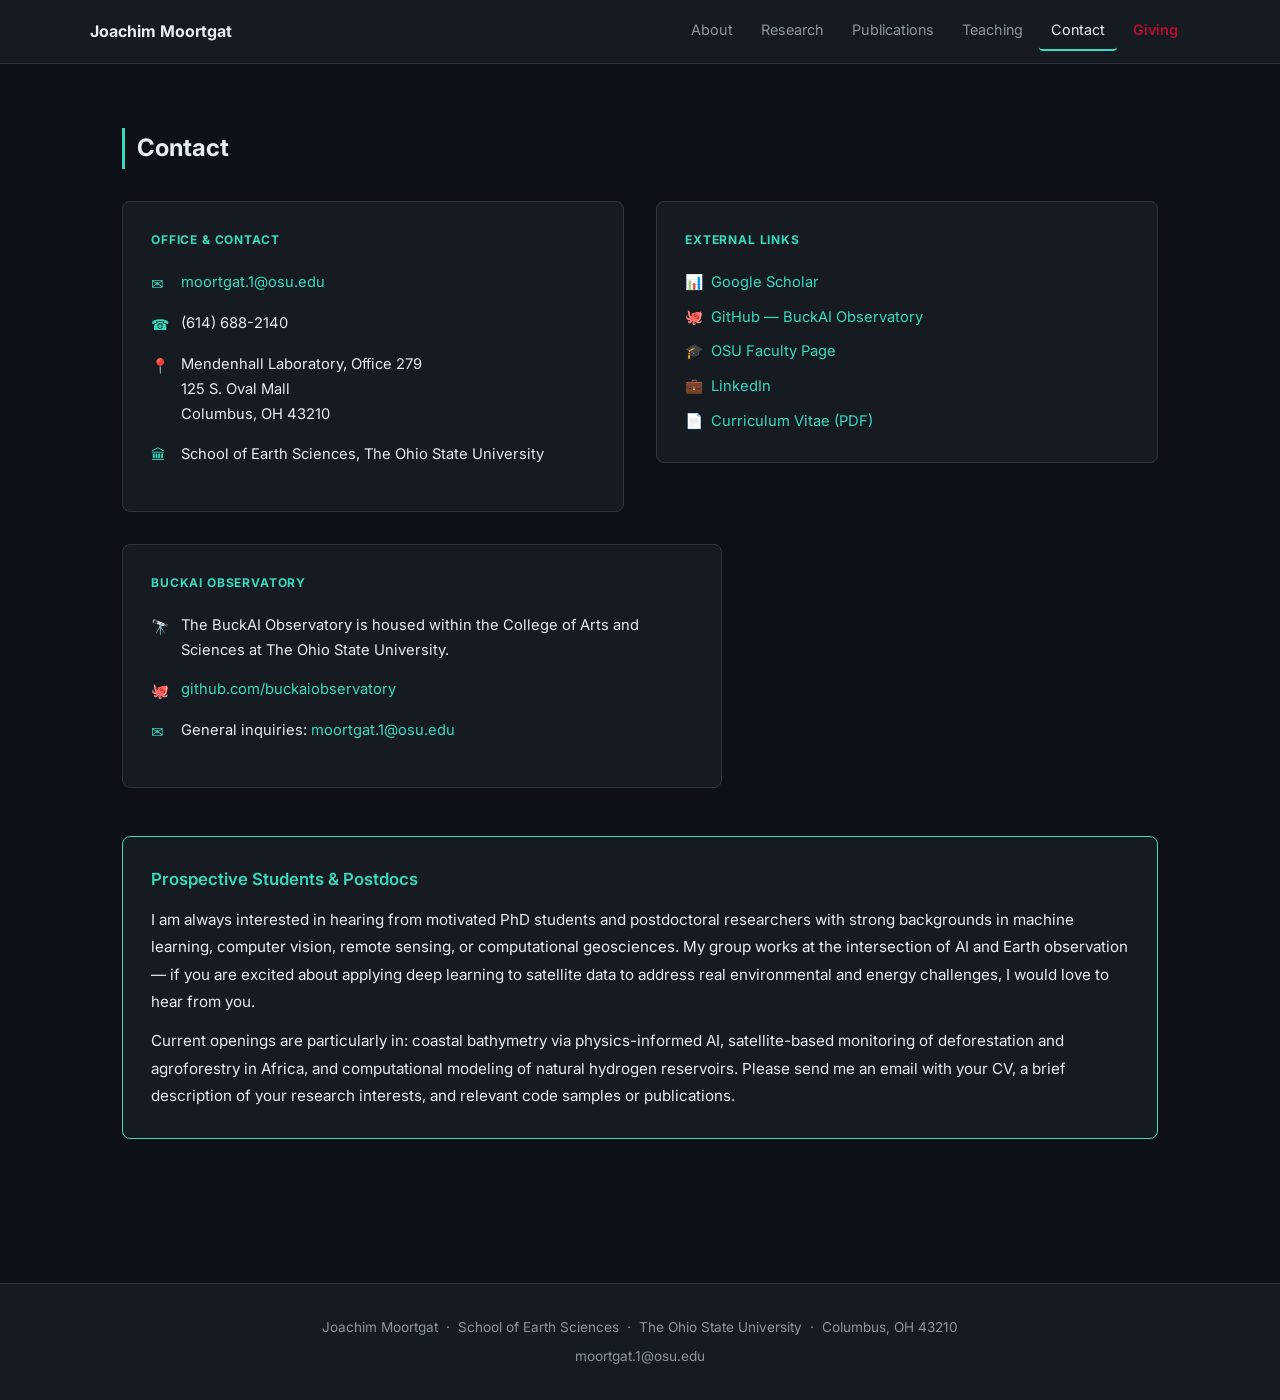
<file: contact.html>
<!DOCTYPE html>
<html lang="en">
<head>
  <meta charset="UTF-8">
  <meta name="viewport" content="width=device-width, initial-scale=1.0">
  <title>Contact — Joachim Moortgat</title>
  <meta name="description" content="Contact information for Joachim Moortgat — Professor, School of Earth Sciences, The Ohio State University.">
  <link rel="preconnect" href="https://fonts.googleapis.com">
  <link rel="preconnect" href="https://fonts.gstatic.com" crossorigin>
  <link href="https://fonts.googleapis.com/css2?family=Inter:wght@400;600;700&display=swap" rel="stylesheet">
  <link rel="stylesheet" href="css/style.css">
</head>
<body>

  <!-- ===== NAVIGATION ===== -->
  <nav class="nav">
    <div class="nav-inner">
      <a href="index.html" class="nav-brand">Joachim Moortgat</a>
      <button class="nav-hamburger" id="navHamburger" aria-label="Toggle navigation" aria-expanded="false">
        <span></span><span></span><span></span>
      </button>
      <ul class="nav-links" id="navLinks">
        <li><a href="index.html">About</a></li>
        <li><a href="research.html">Research</a></li>
        <li><a href="publications.html">Publications</a></li>
        <li><a href="teaching.html">Teaching</a></li>
        <li><a href="contact.html">Contact</a></li>
        <li><a href="giving.html" class="nav-give">Giving</a></li>
      </ul>
    </div>
  </nav>

  <div class="page-wrapper">
    <div class="container">
      <section class="section">
        <h1 class="section-title">Contact</h1>

        <div class="contact-grid">

          <!-- Contact info block -->
          <div class="contact-block">
            <h3>Office &amp; Contact</h3>

            <div class="contact-row">
              <span class="contact-icon">✉</span>
              <span><a href="mailto:moortgat.1@osu.edu">moortgat.1@osu.edu</a></span>
            </div>

            <div class="contact-row">
              <span class="contact-icon">☎</span>
              <span>(614) 688-2140</span>
            </div>

            <div class="contact-row">
              <span class="contact-icon">📍</span>
              <div>
                Mendenhall Laboratory, Office 279<br>
                125 S. Oval Mall<br>
                Columbus, OH 43210
              </div>
            </div>

            <div class="contact-row">
              <span class="contact-icon">🏛</span>
              <span>School of Earth Sciences, The Ohio State University</span>
            </div>
          </div>

          <!-- Links block -->
          <div class="contact-block">
            <h3>External Links</h3>
            <ul class="links-list">
              <li>
                <a href="https://scholar.google.com/citations?user=0onLASoAAAAJ" target="_blank" rel="noopener noreferrer">
                  <span>📊</span> Google Scholar
                </a>
              </li>
              <li>
                <a href="https://github.com/buckaiobservatory" target="_blank" rel="noopener noreferrer">
                  <span>🐙</span> GitHub — BuckAI Observatory
                </a>
              </li>
              <li>
                <a href="https://earthsciences.osu.edu/people/moortgat.1" target="_blank" rel="noopener noreferrer">
                  <span>🎓</span> OSU Faculty Page
                </a>
              </li>
              <li>
                <a href="https://www.linkedin.com/in/joachim-moortgat" target="_blank" rel="noopener noreferrer">
                  <span>💼</span> LinkedIn
                </a>
              </li>
              <li>
                <a href="images/moortgat_cv.pdf" target="_blank">
                  <span>📄</span> Curriculum Vitae (PDF)
                </a>
              </li>
            </ul>
          </div>

        </div><!-- end contact-grid -->

        <!-- BuckAI Observatory contact block -->
        <div class="contact-block mt-2" style="max-width:600px">
          <h3>BuckAI Observatory</h3>
          <div class="contact-row">
            <span class="contact-icon">🔭</span>
            <span>The BuckAI Observatory is housed within the College of Arts and Sciences at The Ohio State University.</span>
          </div>
          <div class="contact-row">
            <span class="contact-icon">🐙</span>
            <span><a href="https://github.com/buckaiobservatory" target="_blank" rel="noopener noreferrer">github.com/buckaiobservatory</a></span>
          </div>
          <div class="contact-row">
            <span class="contact-icon">✉</span>
            <span>General inquiries: <a href="mailto:moortgat.1@osu.edu">moortgat.1@osu.edu</a></span>
          </div>
        </div>

        <!-- Prospective students note -->
        <div class="prospective-note">
          <h3>Prospective Students &amp; Postdocs</h3>
          <p>
            I am always interested in hearing from motivated PhD students and postdoctoral researchers with strong backgrounds in machine learning, computer vision, remote sensing, or computational geosciences. My group works at the intersection of AI and Earth observation — if you are excited about applying deep learning to satellite data to address real environmental and energy challenges, I would love to hear from you.
          </p>
          <p style="margin-top:0.75rem">
            Current openings are particularly in: coastal bathymetry via physics-informed AI, satellite-based monitoring of deforestation and agroforestry in Africa, and computational modeling of natural hydrogen reservoirs. Please send me an email with your CV, a brief description of your research interests, and relevant code samples or publications.
          </p>
        </div>

      </section>
    </div><!-- end container -->
  </div><!-- end page-wrapper -->

  <footer>
    <div class="container">
      <p>Joachim Moortgat &nbsp;·&nbsp; School of Earth Sciences &nbsp;·&nbsp; The Ohio State University &nbsp;·&nbsp; Columbus, OH 43210</p>
      <p style="margin-top:0.4rem"><a href="mailto:moortgat.1@osu.edu">moortgat.1@osu.edu</a></p>
    </div>
  </footer>

  <script src="js/main.js"></script>
</body>
</html>
</file>
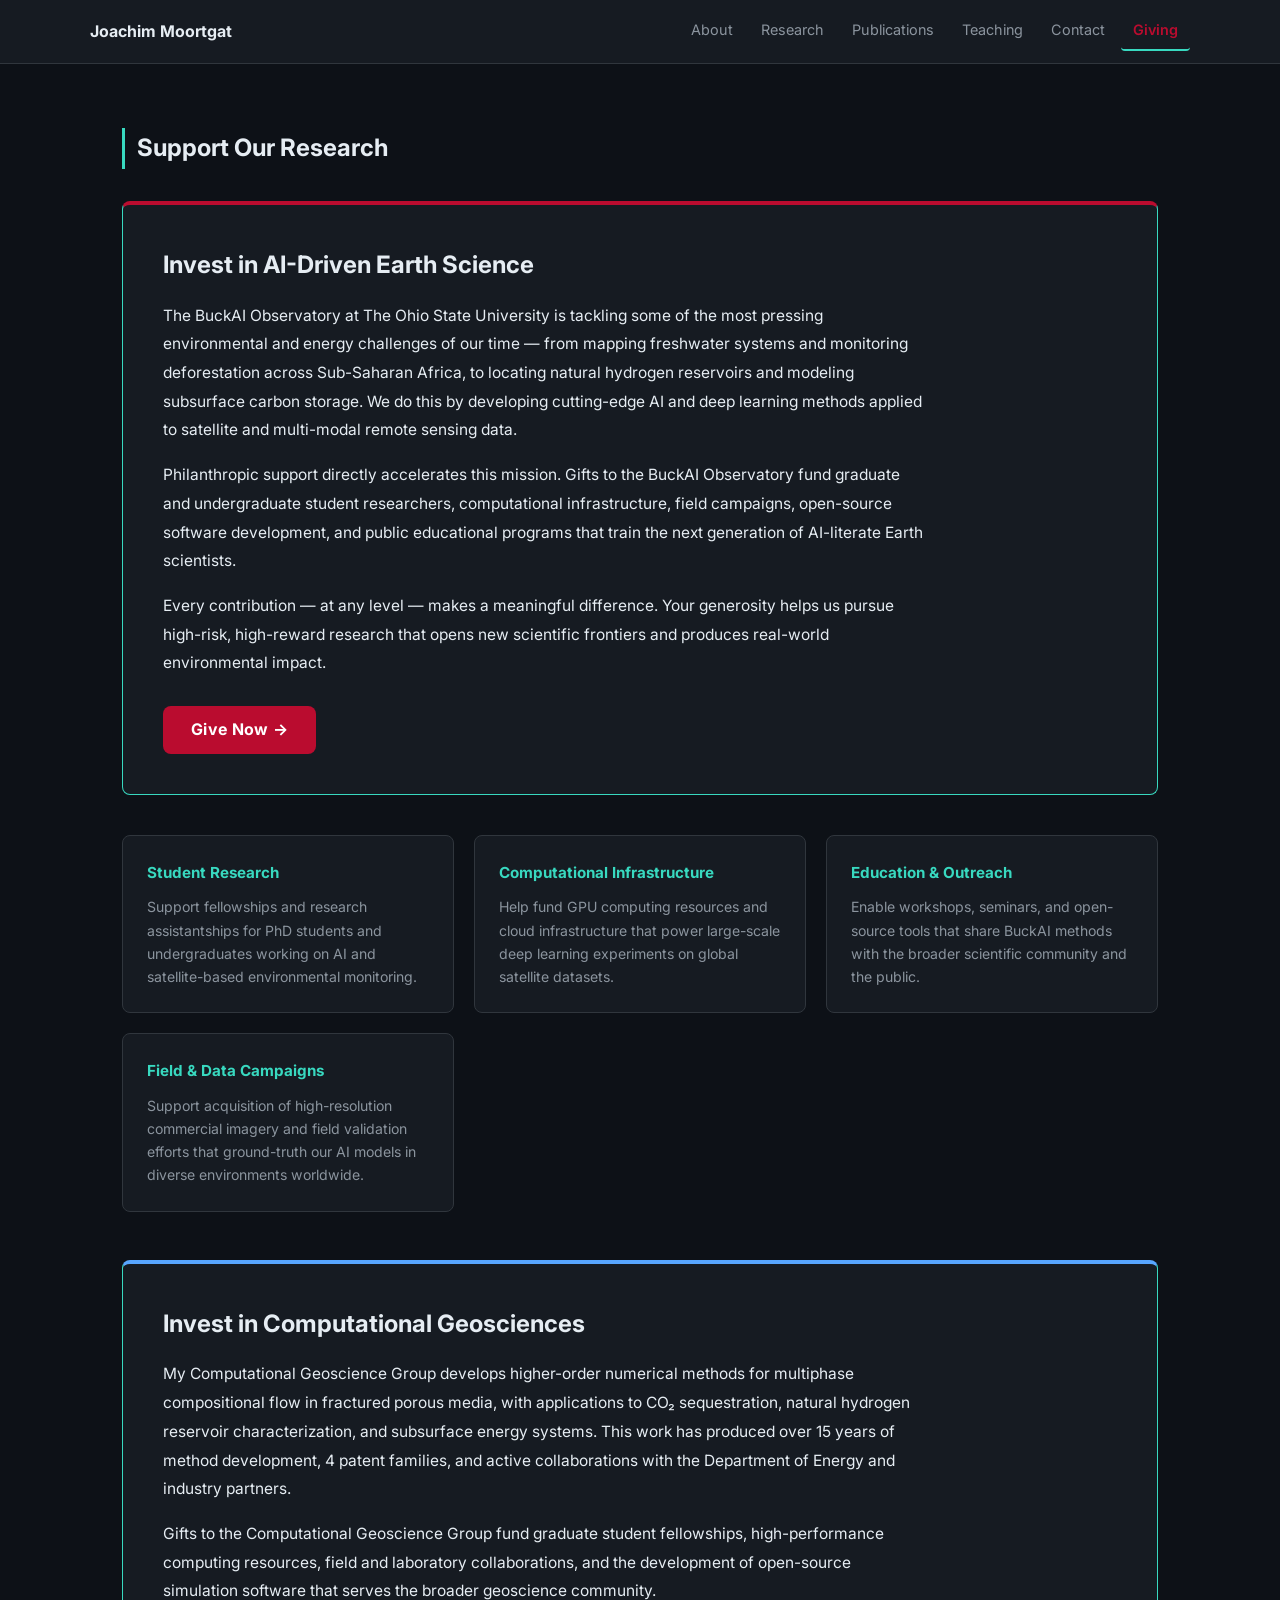
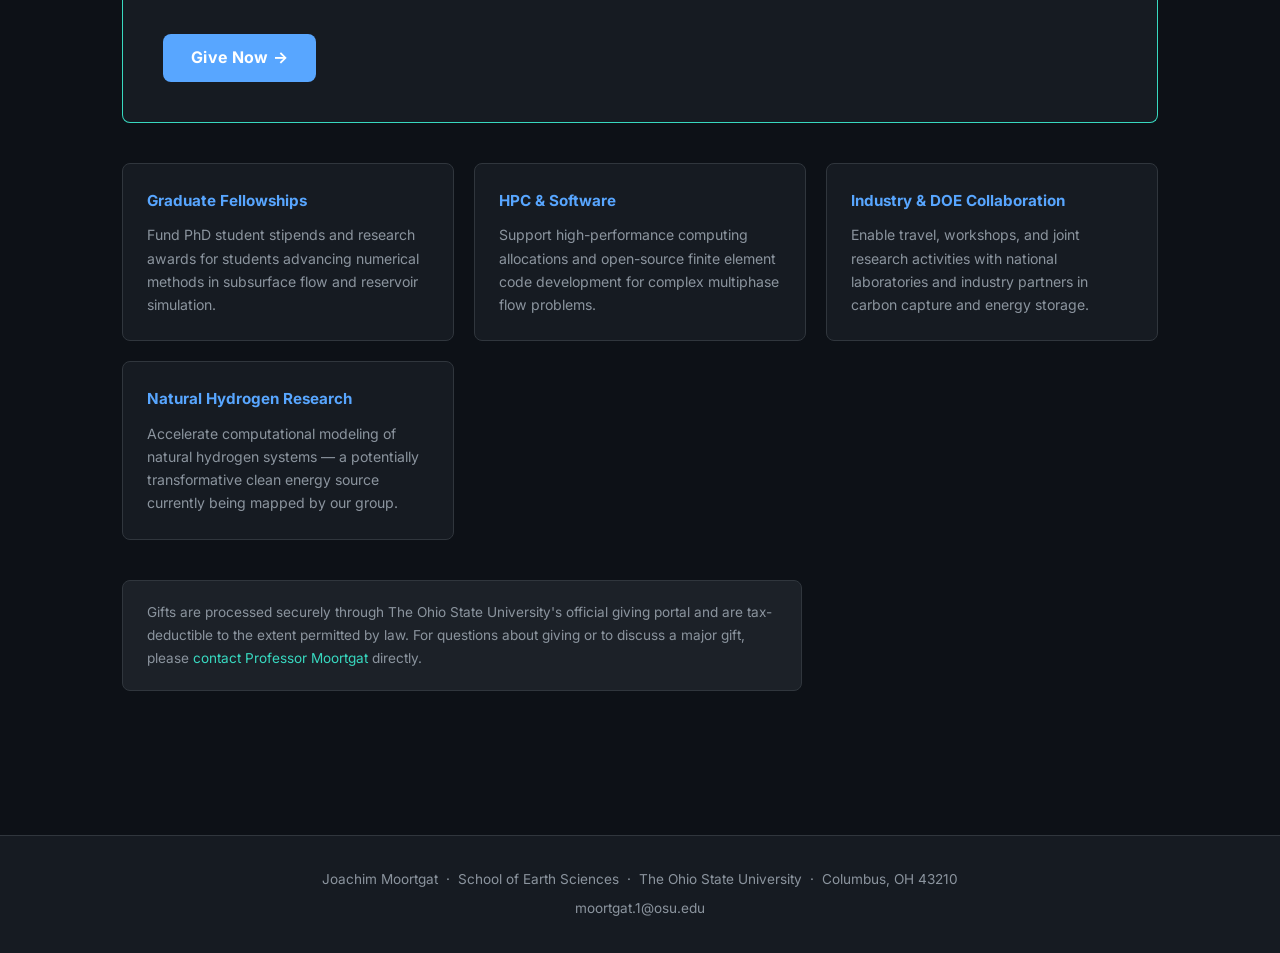
<file: giving.html>
<!DOCTYPE html>
<html lang="en">
<head>
  <meta charset="UTF-8">
  <meta name="viewport" content="width=device-width, initial-scale=1.0">
  <title>Support Our Research — Joachim Moortgat</title>
  <meta name="description" content="Support AI-driven Earth science and computational geoscience research at The Ohio State University.">
  <link rel="preconnect" href="https://fonts.googleapis.com">
  <link rel="preconnect" href="https://fonts.gstatic.com" crossorigin>
  <link href="https://fonts.googleapis.com/css2?family=Inter:wght@400;600;700&display=swap" rel="stylesheet">
  <link rel="stylesheet" href="css/style.css">
  <style>
    .giving-hero {
      background: var(--surface);
      border: 1px solid var(--accent);
      border-top: 4px solid var(--scarlet);
      border-radius: var(--radius);
      padding: 2.5rem;
      margin-bottom: 2rem;
    }
    .giving-hero h2 {
      font-size: 1.5rem;
      font-weight: 700;
      color: var(--text);
      margin-bottom: 1rem;
    }
    .giving-hero p {
      color: var(--text);
      line-height: 1.85;
      font-size: 0.97rem;
      margin-bottom: 1rem;
      max-width: 760px;
    }
    .giving-hero p:last-of-type { margin-bottom: 1.75rem; }

    .btn-give {
      display: inline-block;
      padding: 0.65rem 1.75rem;
      background: var(--scarlet);
      color: #fff;
      border-radius: var(--radius);
      font-size: 1rem;
      font-weight: 700;
      letter-spacing: 0.02em;
      transition: background 0.15s, transform 0.15s;
    }
    .btn-give:hover {
      background: #9a0a26;
      color: #fff;
      text-decoration: none;
      transform: translateY(-1px);
    }

    .impact-grid {
      display: grid;
      grid-template-columns: repeat(auto-fit, minmax(260px, 1fr));
      gap: 1.25rem;
      margin-top: 2.5rem;
    }
    .impact-card {
      background: var(--surface);
      border: 1px solid var(--border);
      border-radius: var(--radius);
      padding: 1.5rem;
    }
    .impact-card h4 {
      font-size: 0.95rem;
      font-weight: 700;
      color: var(--accent);
      margin-bottom: 0.6rem;
    }
    .impact-card p {
      font-size: 0.88rem;
      color: var(--muted);
      line-height: 1.65;
    }

    .giving-note {
      margin-top: 2.5rem;
      padding: 1.25rem 1.5rem;
      background: var(--surface2);
      border: 1px solid var(--border);
      border-radius: var(--radius);
      font-size: 0.85rem;
      color: var(--muted);
      max-width: 680px;
    }
    .giving-note a { color: var(--accent); }
  </style>
</head>
<body>

  <!-- ===== NAVIGATION ===== -->
  <nav class="nav">
    <div class="nav-inner">
      <a href="index.html" class="nav-brand">Joachim Moortgat</a>
      <button class="nav-hamburger" id="navHamburger" aria-label="Toggle navigation" aria-expanded="false">
        <span></span><span></span><span></span>
      </button>
      <ul class="nav-links" id="navLinks">
        <li><a href="index.html">About</a></li>
        <li><a href="research.html">Research</a></li>
        <li><a href="publications.html">Publications</a></li>
        <li><a href="teaching.html">Teaching</a></li>
        <li><a href="contact.html">Contact</a></li>
        <li><a href="giving.html" class="nav-give">Giving</a></li>
      </ul>
    </div>
  </nav>

  <div class="page-wrapper">
    <div class="container">
      <section class="section">
        <h1 class="section-title">Support Our Research</h1>

        <div class="giving-hero">
          <h2>Invest in AI-Driven Earth Science</h2>
          <p>
            The BuckAI Observatory at The Ohio State University is tackling some of the most pressing environmental and energy challenges of our time — from mapping freshwater systems and monitoring deforestation across Sub-Saharan Africa, to locating natural hydrogen reservoirs and modeling subsurface carbon storage. We do this by developing cutting-edge AI and deep learning methods applied to satellite and multi-modal remote sensing data.
          </p>
          <p>
            Philanthropic support directly accelerates this mission. Gifts to the BuckAI Observatory fund graduate and undergraduate student researchers, computational infrastructure, field campaigns, open-source software development, and public educational programs that train the next generation of AI-literate Earth scientists.
          </p>
          <p>
            Every contribution — at any level — makes a meaningful difference. Your generosity helps us pursue high-risk, high-reward research that opens new scientific frontiers and produces real-world environmental impact.
          </p>
          <a href="https://www.giveto.osu.edu/makeagift/?fund=318852"
             class="btn-give"
             target="_blank"
             rel="noopener noreferrer">Give Now →</a>
        </div>

        <div class="impact-grid">
          <div class="impact-card">
            <h4>Student Research</h4>
            <p>Support fellowships and research assistantships for PhD students and undergraduates working on AI and satellite-based environmental monitoring.</p>
          </div>
          <div class="impact-card">
            <h4>Computational Infrastructure</h4>
            <p>Help fund GPU computing resources and cloud infrastructure that power large-scale deep learning experiments on global satellite datasets.</p>
          </div>
          <div class="impact-card">
            <h4>Education &amp; Outreach</h4>
            <p>Enable workshops, seminars, and open-source tools that share BuckAI methods with the broader scientific community and the public.</p>
          </div>
          <div class="impact-card">
            <h4>Field &amp; Data Campaigns</h4>
            <p>Support acquisition of high-resolution commercial imagery and field validation efforts that ground-truth our AI models in diverse environments worldwide.</p>
          </div>
        </div>

        <!-- ===== COMPUTATIONAL GEOSCIENCES ===== -->
        <div class="giving-hero" style="margin-top:3rem; border-top-color: var(--accent2);">
          <h2>Invest in Computational Geosciences</h2>
          <p>
            My Computational Geoscience Group develops higher-order numerical methods for multiphase compositional flow in fractured porous media, with applications to CO₂ sequestration, natural hydrogen reservoir characterization, and subsurface energy systems. This work has produced over 15 years of method development, 4 patent families, and active collaborations with the Department of Energy and industry partners.
          </p>
          <p>
            Gifts to the Computational Geoscience Group fund graduate student fellowships, high-performance computing resources, field and laboratory collaborations, and the development of open-source simulation software that serves the broader geoscience community.
          </p>
          <a href="https://www.giveto.osu.edu/makeagift/?fund=318853"
             class="btn-give"
             style="background: var(--accent2);"
             target="_blank"
             rel="noopener noreferrer">Give Now →</a>
        </div>

        <div class="impact-grid">
          <div class="impact-card">
            <h4 style="color: var(--accent2);">Graduate Fellowships</h4>
            <p>Fund PhD student stipends and research awards for students advancing numerical methods in subsurface flow and reservoir simulation.</p>
          </div>
          <div class="impact-card">
            <h4 style="color: var(--accent2);">HPC &amp; Software</h4>
            <p>Support high-performance computing allocations and open-source finite element code development for complex multiphase flow problems.</p>
          </div>
          <div class="impact-card">
            <h4 style="color: var(--accent2);">Industry &amp; DOE Collaboration</h4>
            <p>Enable travel, workshops, and joint research activities with national laboratories and industry partners in carbon capture and energy storage.</p>
          </div>
          <div class="impact-card">
            <h4 style="color: var(--accent2);">Natural Hydrogen Research</h4>
            <p>Accelerate computational modeling of natural hydrogen systems — a potentially transformative clean energy source currently being mapped by our group.</p>
          </div>
        </div>

        <div class="giving-note">
          Gifts are processed securely through The Ohio State University's official giving portal and are tax-deductible to the extent permitted by law. For questions about giving or to discuss a major gift, please <a href="contact.html">contact Professor Moortgat</a> directly.
        </div>

      </section>
    </div>
  </div>

  <footer>
    <div class="container">
      <p>Joachim Moortgat &nbsp;·&nbsp; School of Earth Sciences &nbsp;·&nbsp; The Ohio State University &nbsp;·&nbsp; Columbus, OH 43210</p>
      <p style="margin-top:0.4rem"><a href="mailto:moortgat.1@osu.edu">moortgat.1@osu.edu</a></p>
    </div>
  </footer>

  <script src="js/main.js"></script>
</body>
</html>
</file>
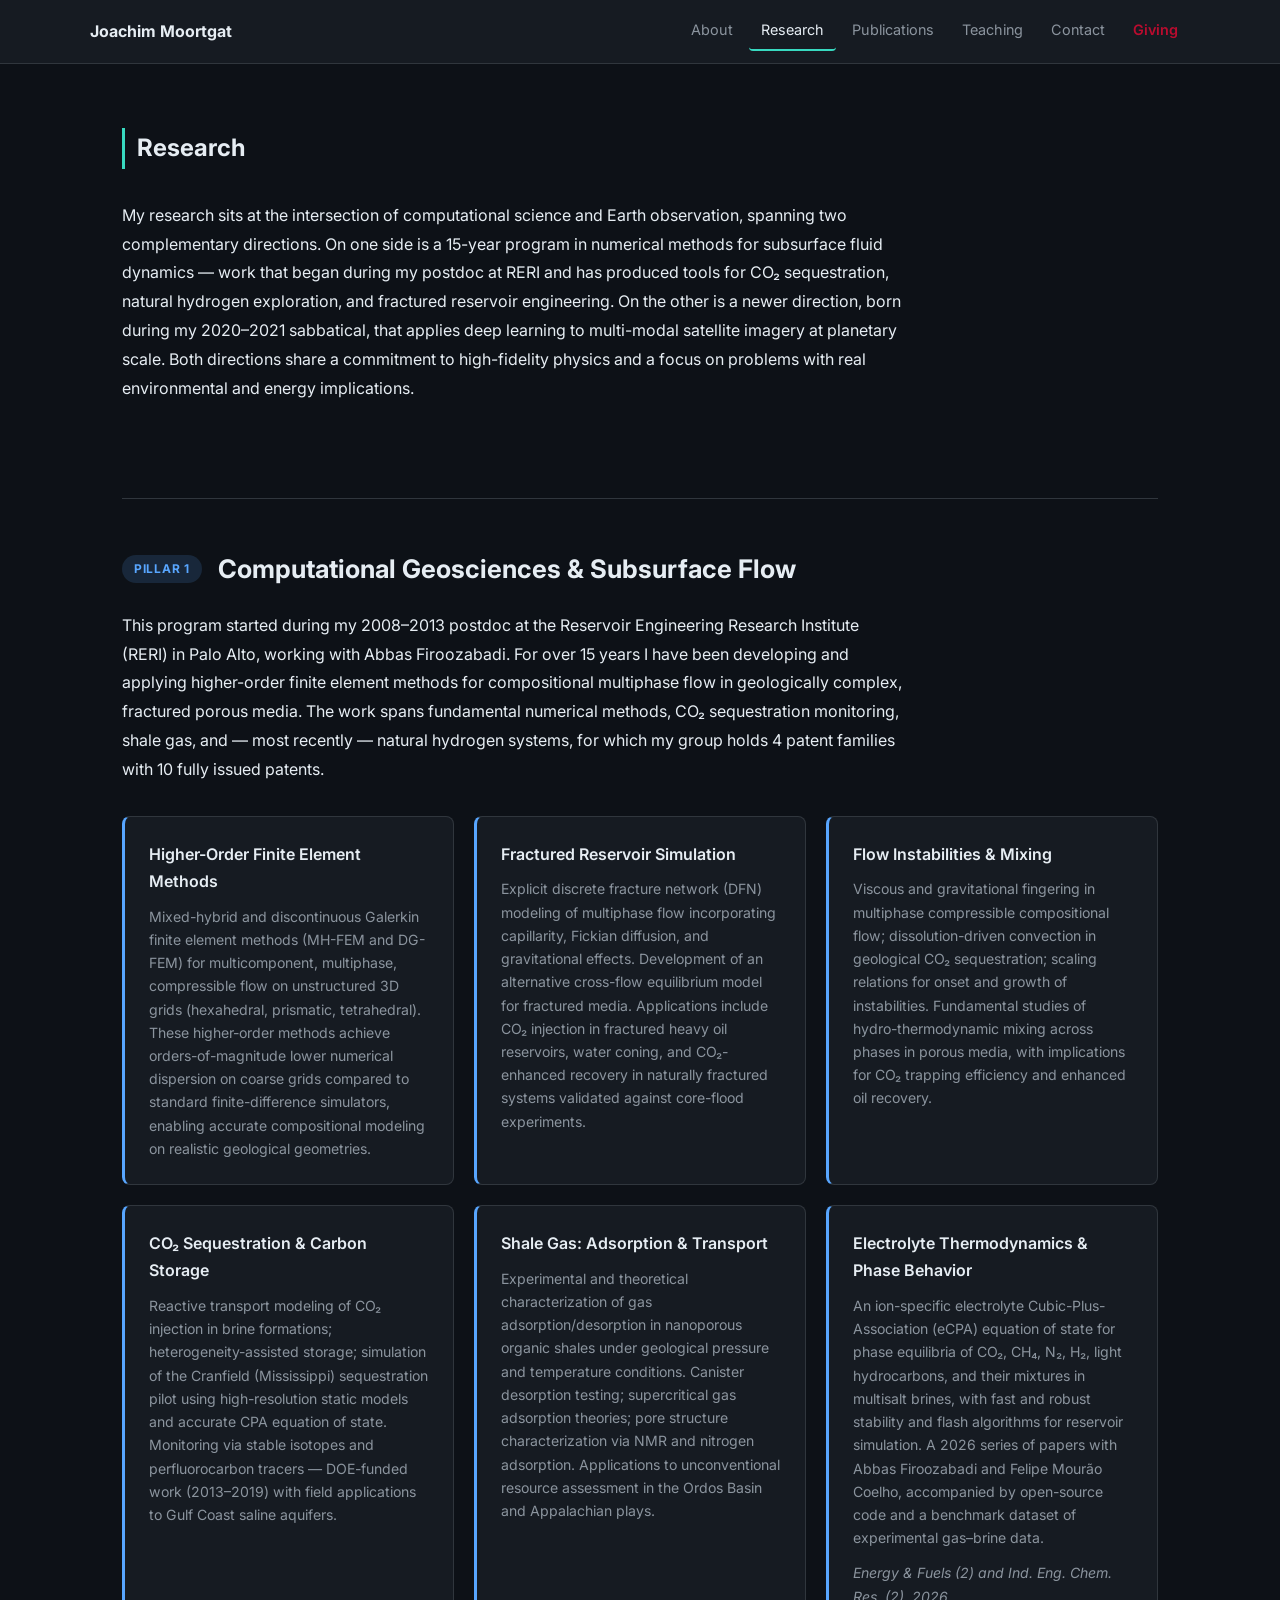
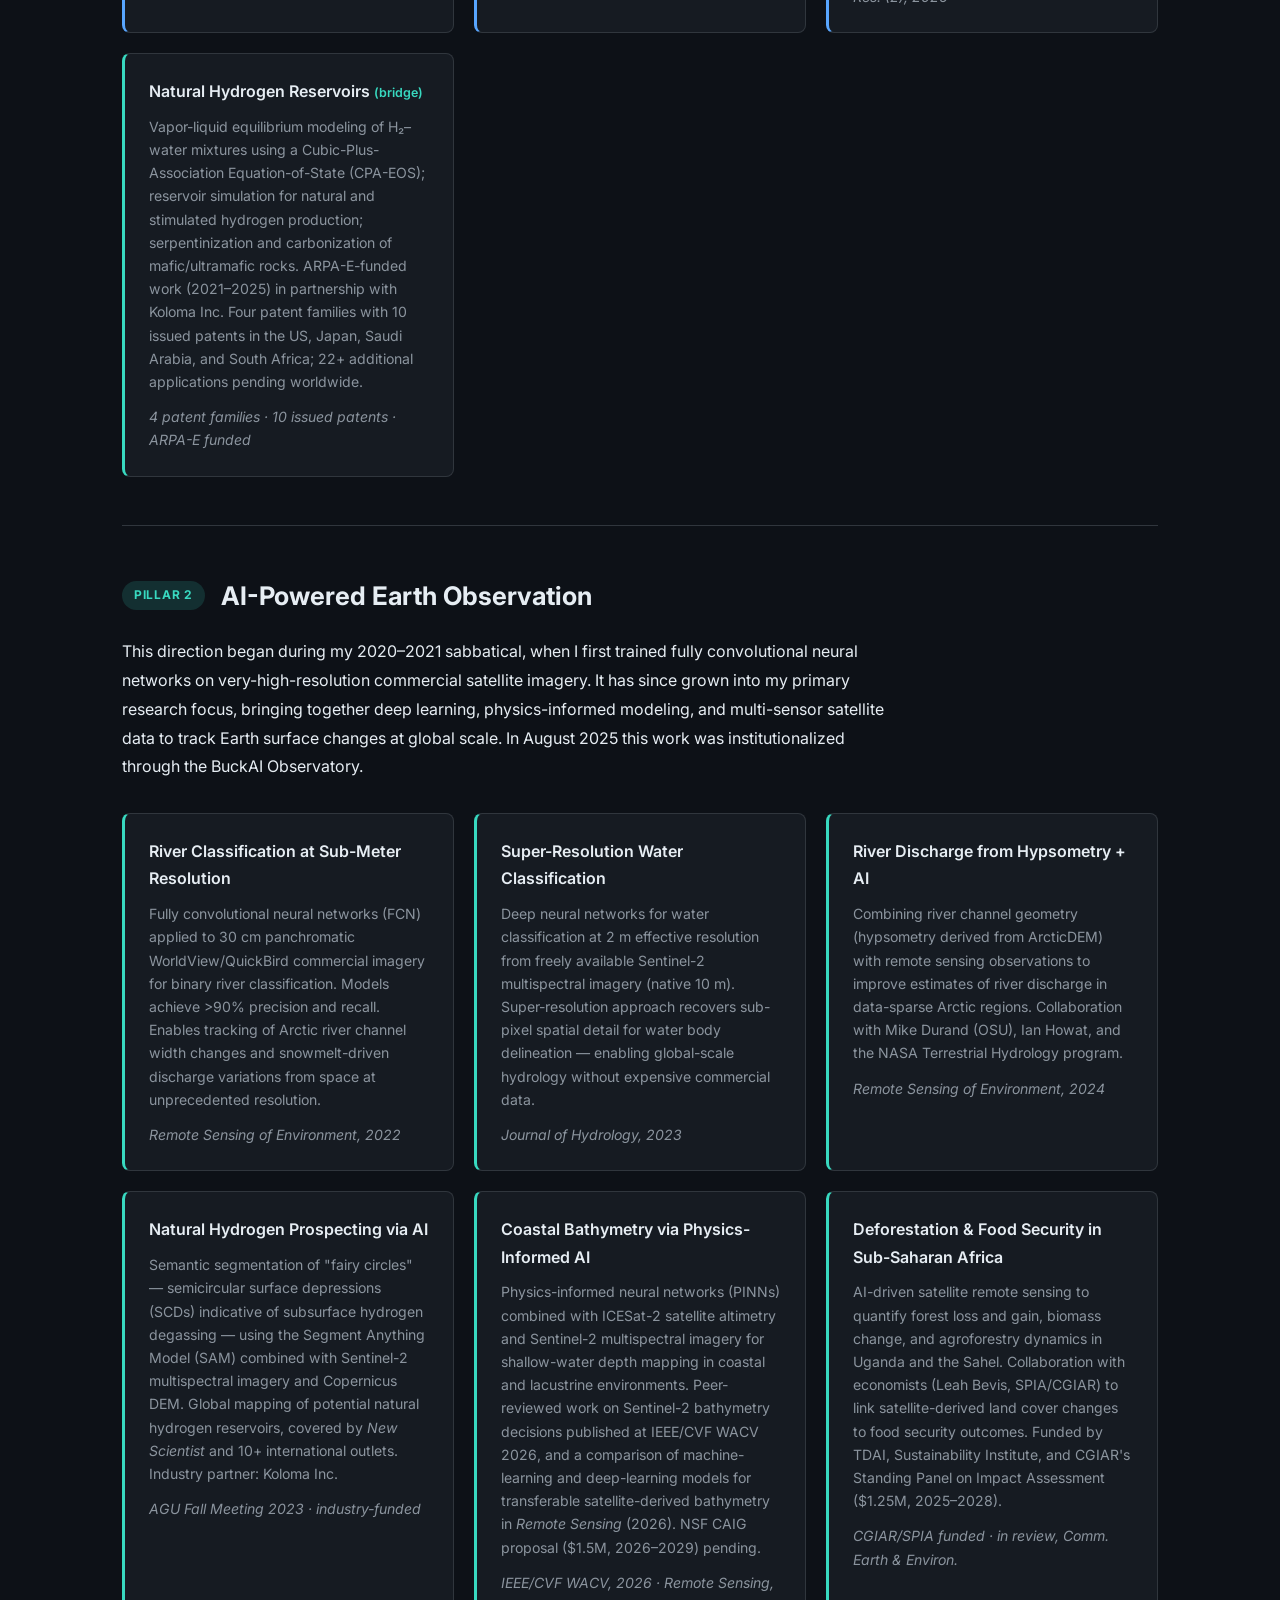
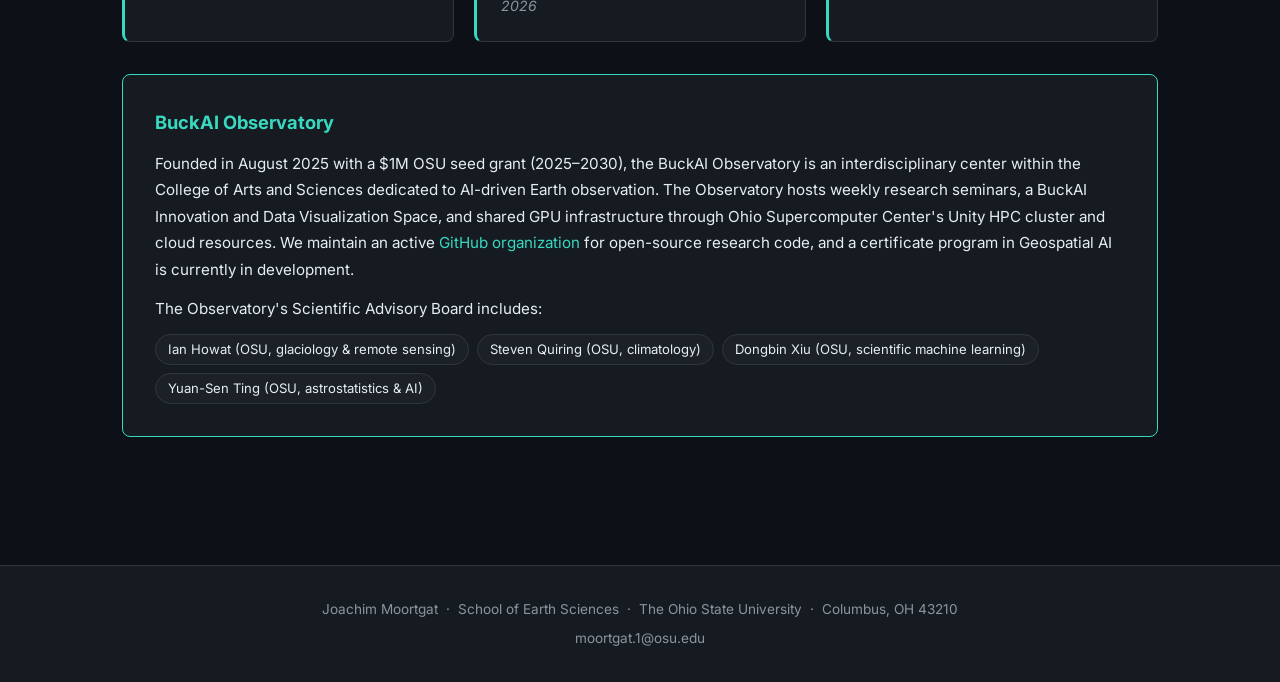
<file: research.html>
<!DOCTYPE html>
<html lang="en">
<head>
  <meta charset="UTF-8">
  <meta name="viewport" content="width=device-width, initial-scale=1.0">
  <title>Research — Joachim Moortgat</title>
  <meta name="description" content="Research by Joachim Moortgat: computational geosciences, subsurface flow, AI-powered Earth observation, BuckAI Observatory.">
  <link rel="preconnect" href="https://fonts.googleapis.com">
  <link rel="preconnect" href="https://fonts.gstatic.com" crossorigin>
  <link href="https://fonts.googleapis.com/css2?family=Inter:wght@400;600;700&display=swap" rel="stylesheet">
  <link rel="stylesheet" href="css/style.css">
</head>
<body>

  <!-- ===== NAVIGATION ===== -->
  <nav class="nav">
    <div class="nav-inner">
      <a href="index.html" class="nav-brand">Joachim Moortgat</a>
      <button class="nav-hamburger" id="navHamburger" aria-label="Toggle navigation" aria-expanded="false">
        <span></span><span></span><span></span>
      </button>
      <ul class="nav-links" id="navLinks">
        <li><a href="index.html">About</a></li>
        <li><a href="research.html">Research</a></li>
        <li><a href="publications.html">Publications</a></li>
        <li><a href="teaching.html">Teaching</a></li>
        <li><a href="contact.html">Contact</a></li>
        <li><a href="giving.html" class="nav-give">Giving</a></li>
      </ul>
    </div>
  </nav>

  <div class="page-wrapper">
    <div class="container">
      <section class="section">
        <h1 class="section-title">Research</h1>
        <p class="section-intro">
          My research sits at the intersection of computational science and Earth observation, spanning two complementary directions. On one side is a 15-year program in numerical methods for subsurface fluid dynamics — work that began during my postdoc at RERI and has produced tools for CO₂ sequestration, natural hydrogen exploration, and fractured reservoir engineering. On the other is a newer direction, born during my 2020–2021 sabbatical, that applies deep learning to multi-modal satellite imagery at planetary scale. Both directions share a commitment to high-fidelity physics and a focus on problems with real environmental and energy implications.
        </p>
      </section>

      <!-- ===================================
           PILLAR 1: COMPUTATIONAL GEOSCIENCES
           =================================== -->
      <section class="pillar-section" id="geo">
        <div class="pillar-section-header">
          <span class="pillar-label geo">Pillar 1</span>
          <h2 class="pillar-section-title">Computational Geosciences &amp; Subsurface Flow</h2>
        </div>
        <p class="section-intro">
          This program started during my 2008–2013 postdoc at the Reservoir Engineering Research Institute (RERI) in Palo Alto, working with Abbas Firoozabadi. For over 15 years I have been developing and applying higher-order finite element methods for compositional multiphase flow in geologically complex, fractured porous media. The work spans fundamental numerical methods, CO₂ sequestration monitoring, shale gas, and — most recently — natural hydrogen systems, for which my group holds 4 patent families with 10 fully issued patents.
        </p>

        <div class="project-grid">

          <div class="project-card geo-card">
            <h4>Higher-Order Finite Element Methods</h4>
            <p>
              Mixed-hybrid and discontinuous Galerkin finite element methods (MH-FEM and DG-FEM) for multicomponent, multiphase, compressible flow on unstructured 3D grids (hexahedral, prismatic, tetrahedral). These higher-order methods achieve orders-of-magnitude lower numerical dispersion on coarse grids compared to standard finite-difference simulators, enabling accurate compositional modeling on realistic geological geometries.
            </p>
          </div>

          <div class="project-card geo-card">
            <h4>Fractured Reservoir Simulation</h4>
            <p>
              Explicit discrete fracture network (DFN) modeling of multiphase flow incorporating capillarity, Fickian diffusion, and gravitational effects. Development of an alternative cross-flow equilibrium model for fractured media. Applications include CO₂ injection in fractured heavy oil reservoirs, water coning, and CO₂-enhanced recovery in naturally fractured systems validated against core-flood experiments.
            </p>
          </div>

          <div class="project-card geo-card">
            <h4>Flow Instabilities &amp; Mixing</h4>
            <p>
              Viscous and gravitational fingering in multiphase compressible compositional flow; dissolution-driven convection in geological CO₂ sequestration; scaling relations for onset and growth of instabilities. Fundamental studies of hydro-thermodynamic mixing across phases in porous media, with implications for CO₂ trapping efficiency and enhanced oil recovery.
            </p>
          </div>

          <div class="project-card geo-card">
            <h4>CO₂ Sequestration &amp; Carbon Storage</h4>
            <p>
              Reactive transport modeling of CO₂ injection in brine formations; heterogeneity-assisted storage; simulation of the Cranfield (Mississippi) sequestration pilot using high-resolution static models and accurate CPA equation of state. Monitoring via stable isotopes and perfluorocarbon tracers — DOE-funded work (2013–2019) with field applications to Gulf Coast saline aquifers.
            </p>
          </div>

          <div class="project-card geo-card">
            <h4>Shale Gas: Adsorption &amp; Transport</h4>
            <p>
              Experimental and theoretical characterization of gas adsorption/desorption in nanoporous organic shales under geological pressure and temperature conditions. Canister desorption testing; supercritical gas adsorption theories; pore structure characterization via NMR and nitrogen adsorption. Applications to unconventional resource assessment in the Ordos Basin and Appalachian plays.
            </p>
          </div>

          <div class="project-card geo-card">
            <h4>Electrolyte Thermodynamics &amp; Phase Behavior</h4>
            <p>
              An ion-specific electrolyte Cubic-Plus-Association (eCPA) equation of state for phase equilibria of CO₂, CH₄, N₂, H₂, light hydrocarbons, and their mixtures in multisalt brines, with fast and robust stability and flash algorithms for reservoir simulation. A 2026 series of papers with Abbas Firoozabadi and Felipe Mourão Coelho, accompanied by open-source code and a benchmark dataset of experimental gas–brine data.
            </p>
            <p class="pub-ref"><em>Energy &amp; Fuels</em> (2) and <em>Ind. Eng. Chem. Res.</em> (2), 2026</p>
          </div>
          <div class="project-card geo-card" style="border-left-color: var(--accent);">
            <h4>Natural Hydrogen Reservoirs <span style="color:var(--accent);font-size:0.78rem">(bridge)</span></h4>
            <p>
              Vapor-liquid equilibrium modeling of H₂–water mixtures using a Cubic-Plus-Association Equation-of-State (CPA-EOS); reservoir simulation for natural and stimulated hydrogen production; serpentinization and carbonization of mafic/ultramafic rocks. ARPA-E-funded work (2021–2025) in partnership with Koloma Inc. Four patent families with 10 issued patents in the US, Japan, Saudi Arabia, and South Africa; 22+ additional applications pending worldwide.
            </p>
            <p class="pub-ref">4 patent families · 10 issued patents · ARPA-E funded</p>
          </div>

        </div>
      </section>

      <!-- ===================================
           PILLAR 2: AI / BUCKAI
           =================================== -->
      <section class="pillar-section" id="ai">
        <div class="pillar-section-header">
          <span class="pillar-label ai">Pillar 2</span>
          <h2 class="pillar-section-title">AI-Powered Earth Observation</h2>
        </div>
        <p class="section-intro">
          This direction began during my 2020–2021 sabbatical, when I first trained fully convolutional neural networks on very-high-resolution commercial satellite imagery. It has since grown into my primary research focus, bringing together deep learning, physics-informed modeling, and multi-sensor satellite data to track Earth surface changes at global scale. In August 2025 this work was institutionalized through the BuckAI Observatory.
        </p>

        <div class="project-grid">

          <div class="project-card ai-card">
            <h4>River Classification at Sub-Meter Resolution</h4>
            <p>
              Fully convolutional neural networks (FCN) applied to 30 cm panchromatic WorldView/QuickBird commercial imagery for binary river classification. Models achieve &gt;90% precision and recall. Enables tracking of Arctic river channel width changes and snowmelt-driven discharge variations from space at unprecedented resolution.
            </p>
            <p class="pub-ref"><em>Remote Sensing of Environment</em>, 2022</p>
          </div>

          <div class="project-card ai-card">
            <h4>Super-Resolution Water Classification</h4>
            <p>
              Deep neural networks for water classification at 2 m effective resolution from freely available Sentinel-2 multispectral imagery (native 10 m). Super-resolution approach recovers sub-pixel spatial detail for water body delineation — enabling global-scale hydrology without expensive commercial data.
            </p>
            <p class="pub-ref"><em>Journal of Hydrology</em>, 2023</p>
          </div>

          <div class="project-card ai-card">
            <h4>River Discharge from Hypsometry + AI</h4>
            <p>
              Combining river channel geometry (hypsometry derived from ArcticDEM) with remote sensing observations to improve estimates of river discharge in data-sparse Arctic regions. Collaboration with Mike Durand (OSU), Ian Howat, and the NASA Terrestrial Hydrology program.
            </p>
            <p class="pub-ref"><em>Remote Sensing of Environment</em>, 2024</p>
          </div>

          <div class="project-card ai-card">
            <h4>Natural Hydrogen Prospecting via AI</h4>
            <p>
              Semantic segmentation of "fairy circles" — semicircular surface depressions (SCDs) indicative of subsurface hydrogen degassing — using the Segment Anything Model (SAM) combined with Sentinel-2 multispectral imagery and Copernicus DEM. Global mapping of potential natural hydrogen reservoirs, covered by <em>New Scientist</em> and 10+ international outlets. Industry partner: Koloma Inc.
            </p>
            <p class="pub-ref">AGU Fall Meeting 2023 · industry-funded</p>
          </div>

          <div class="project-card ai-card">
            <h4>Coastal Bathymetry via Physics-Informed AI</h4>
            <p>
              Physics-informed neural networks (PINNs) combined with ICESat-2 satellite altimetry and Sentinel-2 multispectral imagery for shallow-water depth mapping in coastal and lacustrine environments. Peer-reviewed work on Sentinel-2 bathymetry decisions published at IEEE/CVF WACV 2026, and a comparison of machine-learning and deep-learning models for transferable satellite-derived bathymetry in <em>Remote Sensing</em> (2026). NSF CAIG proposal ($1.5M, 2026–2029) pending.
            </p>
            <p class="pub-ref"><em>IEEE/CVF WACV</em>, 2026 · <em>Remote Sensing</em>, 2026</p>
          </div>

          <div class="project-card ai-card">
            <h4>Deforestation &amp; Food Security in Sub-Saharan Africa</h4>
            <p>
              AI-driven satellite remote sensing to quantify forest loss and gain, biomass change, and agroforestry dynamics in Uganda and the Sahel. Collaboration with economists (Leah Bevis, SPIA/CGIAR) to link satellite-derived land cover changes to food security outcomes. Funded by TDAI, Sustainability Institute, and CGIAR's Standing Panel on Impact Assessment ($1.25M, 2025–2028).
            </p>
            <p class="pub-ref">CGIAR/SPIA funded · in review, <em>Comm. Earth &amp; Environ.</em></p>
          </div>

        </div>

        <!-- BuckAI Observatory highlight -->
        <div class="buckai-box" id="buckai">
          <h3>BuckAI Observatory</h3>
          <p>
            Founded in August 2025 with a $1M OSU seed grant (2025–2030), the BuckAI Observatory is an interdisciplinary center within the College of Arts and Sciences dedicated to AI-driven Earth observation. The Observatory hosts weekly research seminars, a BuckAI Innovation and Data Visualization Space, and shared GPU infrastructure through Ohio Supercomputer Center's Unity HPC cluster and cloud resources. We maintain an active <a href="https://github.com/buckaiobservatory" target="_blank" rel="noopener noreferrer">GitHub organization</a> for open-source research code, and a certificate program in Geospatial AI is currently in development.
          </p>
          <p>
            The Observatory's Scientific Advisory Board includes:
          </p>
          <ul class="sab-list">
            <li>Ian Howat (OSU, glaciology &amp; remote sensing)</li>
            <li>Steven Quiring (OSU, climatology)</li>
            <li>Dongbin Xiu (OSU, scientific machine learning)</li>
            <li>Yuan-Sen Ting (OSU, astrostatistics &amp; AI)</li>
          </ul>
        </div>

      </section>

    </div><!-- end container -->
  </div><!-- end page-wrapper -->

  <footer>
    <div class="container">
      <p>Joachim Moortgat &nbsp;·&nbsp; School of Earth Sciences &nbsp;·&nbsp; The Ohio State University &nbsp;·&nbsp; Columbus, OH 43210</p>
      <p style="margin-top:0.4rem"><a href="mailto:moortgat.1@osu.edu">moortgat.1@osu.edu</a></p>
    </div>
  </footer>

  <script src="js/main.js"></script>
</body>
</html>
</file>
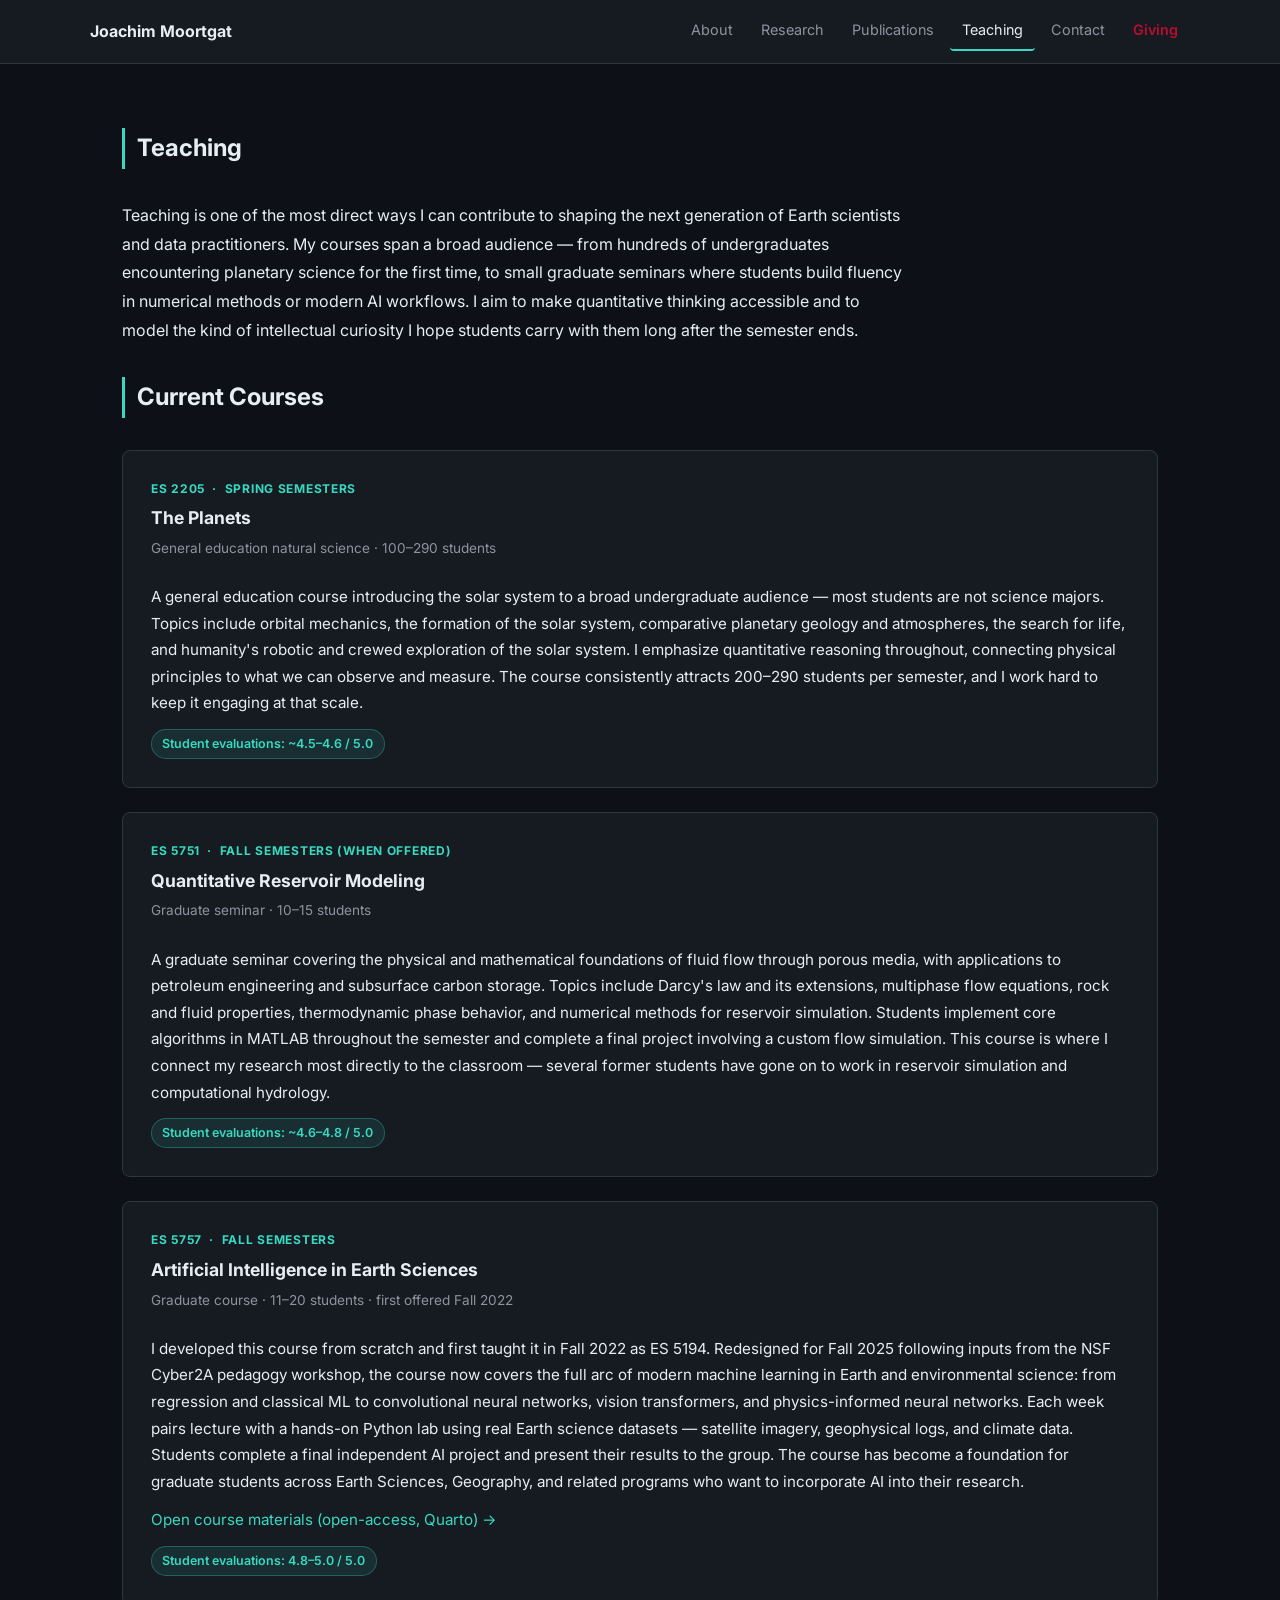
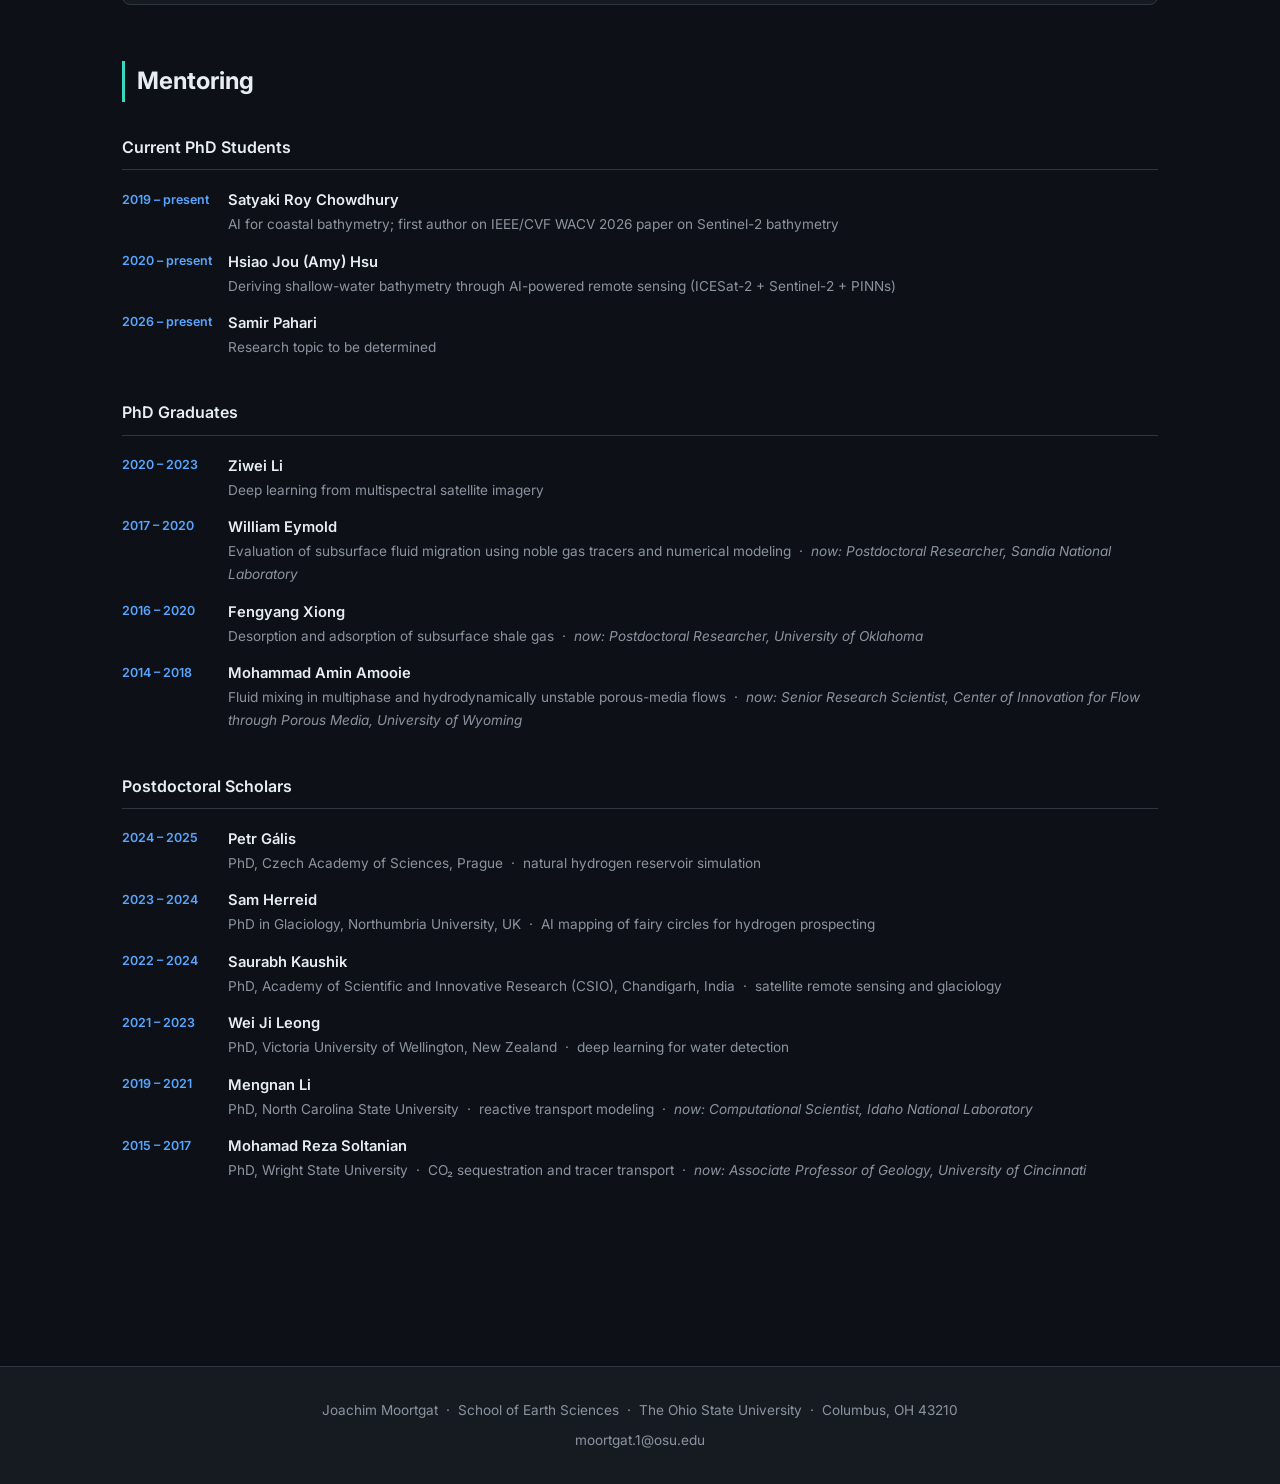
<file: teaching.html>
<!DOCTYPE html>
<html lang="en">
<head>
  <meta charset="UTF-8">
  <meta name="viewport" content="width=device-width, initial-scale=1.0">
  <title>Teaching — Joachim Moortgat</title>
  <meta name="description" content="Teaching and mentoring by Joachim Moortgat — courses in planetary science, reservoir modeling, and AI in Earth sciences at The Ohio State University.">
  <link rel="preconnect" href="https://fonts.googleapis.com">
  <link rel="preconnect" href="https://fonts.gstatic.com" crossorigin>
  <link href="https://fonts.googleapis.com/css2?family=Inter:wght@400;600;700&display=swap" rel="stylesheet">
  <link rel="stylesheet" href="css/style.css">
</head>
<body>

  <!-- ===== NAVIGATION ===== -->
  <nav class="nav">
    <div class="nav-inner">
      <a href="index.html" class="nav-brand">Joachim Moortgat</a>
      <button class="nav-hamburger" id="navHamburger" aria-label="Toggle navigation" aria-expanded="false">
        <span></span><span></span><span></span>
      </button>
      <ul class="nav-links" id="navLinks">
        <li><a href="index.html">About</a></li>
        <li><a href="research.html">Research</a></li>
        <li><a href="publications.html">Publications</a></li>
        <li><a href="teaching.html">Teaching</a></li>
        <li><a href="contact.html">Contact</a></li>
        <li><a href="giving.html" class="nav-give">Giving</a></li>
      </ul>
    </div>
  </nav>

  <div class="page-wrapper">
    <div class="container">
      <section class="section">
        <h1 class="section-title">Teaching</h1>

        <p class="section-intro">
          Teaching is one of the most direct ways I can contribute to shaping the next generation of Earth scientists and data practitioners. My courses span a broad audience — from hundreds of undergraduates encountering planetary science for the first time, to small graduate seminars where students build fluency in numerical methods or modern AI workflows. I aim to make quantitative thinking accessible and to model the kind of intellectual curiosity I hope students carry with them long after the semester ends.
        </p>

        <!-- ===== COURSES ===== -->
        <h2 class="section-title mt-2">Current Courses</h2>

        <!-- ES 2205 -->
        <div class="course-card">
          <div class="course-header">
            <div>
              <div class="course-code">ES 2205 &nbsp;·&nbsp; Spring semesters</div>
              <div class="course-name">The Planets</div>
              <div class="course-meta">General education natural science · 100–290 students</div>
            </div>
          </div>
          <div class="course-description">
            <p>
              A general education course introducing the solar system to a broad undergraduate audience — most students are not science majors. Topics include orbital mechanics, the formation of the solar system, comparative planetary geology and atmospheres, the search for life, and humanity's robotic and crewed exploration of the solar system. I emphasize quantitative reasoning throughout, connecting physical principles to what we can observe and measure. The course consistently attracts 200–290 students per semester, and I work hard to keep it engaging at that scale.
            </p>
            <span class="sei-badge">Student evaluations: ~4.5–4.6 / 5.0</span>
          </div>
        </div>

        <!-- ES 5751 -->
        <div class="course-card">
          <div class="course-header">
            <div>
              <div class="course-code">ES 5751 &nbsp;·&nbsp; Fall semesters (when offered)</div>
              <div class="course-name">Quantitative Reservoir Modeling</div>
              <div class="course-meta">Graduate seminar · 10–15 students</div>
            </div>
          </div>
          <div class="course-description">
            <p>
              A graduate seminar covering the physical and mathematical foundations of fluid flow through porous media, with applications to petroleum engineering and subsurface carbon storage. Topics include Darcy's law and its extensions, multiphase flow equations, rock and fluid properties, thermodynamic phase behavior, and numerical methods for reservoir simulation. Students implement core algorithms in MATLAB throughout the semester and complete a final project involving a custom flow simulation. This course is where I connect my research most directly to the classroom — several former students have gone on to work in reservoir simulation and computational hydrology.
            </p>
            <span class="sei-badge">Student evaluations: ~4.6–4.8 / 5.0</span>
          </div>
        </div>

        <!-- ES 5757 -->
        <div class="course-card">
          <div class="course-header">
            <div>
              <div class="course-code">ES 5757 &nbsp;·&nbsp; Fall semesters</div>
              <div class="course-name">Artificial Intelligence in Earth Sciences</div>
              <div class="course-meta">Graduate course · 11–20 students · first offered Fall 2022</div>
            </div>
          </div>
          <div class="course-description">
            <p>
              I developed this course from scratch and first taught it in Fall 2022 as ES 5194. Redesigned for Fall 2025 following inputs from the NSF Cyber2A pedagogy workshop, the course now covers the full arc of modern machine learning in Earth and environmental science: from regression and classical ML to convolutional neural networks, vision transformers, and physics-informed neural networks. Each week pairs lecture with a hands-on Python lab using real Earth science datasets — satellite imagery, geophysical logs, and climate data. Students complete a final independent AI project and present their results to the group. The course has become a foundation for graduate students across Earth Sciences, Geography, and related programs who want to incorporate AI into their research.
            </p>
            <p style="margin-top:0.75rem">
              <a href="https://buckai-observatory.org/edu-ai-earth-sciences/" target="_blank" rel="noopener noreferrer">Open course materials (open-access, Quarto) →</a>
            </p>
            <span class="sei-badge">Student evaluations: 4.8–5.0 / 5.0</span>
          </div>
        </div>

        <!-- ===== MENTORING ===== -->
        <div class="mentoring-section">
          <h2 class="section-title">Mentoring</h2>

          <!-- Current PhD -->
          <div class="mentoring-group">
            <h3>Current PhD Students</h3>
            <ul class="mentee-list">
              <li class="mentee-item">
                <span class="mentee-years">2019 – present</span>
                <div class="mentee-info">
                  <strong>Satyaki Roy Chowdhury</strong>
                  <span>AI for coastal bathymetry; first author on IEEE/CVF WACV 2026 paper on Sentinel-2 bathymetry</span>
                </div>
              </li>
              <li class="mentee-item">
                <span class="mentee-years">2020 – present</span>
                <div class="mentee-info">
                  <strong>Hsiao Jou (Amy) Hsu</strong>
                  <span>Deriving shallow-water bathymetry through AI-powered remote sensing (ICESat-2 + Sentinel-2 + PINNs)</span>
                </div>
              </li>
              <li class="mentee-item">
                <span class="mentee-years">2026 – present</span>
                <div class="mentee-info">
                  <strong>Samir Pahari</strong>
                  <span>Research topic to be determined</span>
                </div>
              </li>
            </ul>
          </div>

          <!-- PhD Graduates -->
          <div class="mentoring-group">
            <h3>PhD Graduates</h3>
            <ul class="mentee-list">
              <li class="mentee-item">
                <span class="mentee-years">2020 – 2023</span>
                <div class="mentee-info">
                  <strong>Ziwei Li</strong>
                  <span>Deep learning from multispectral satellite imagery</span>
                </div>
              </li>
              <li class="mentee-item">
                <span class="mentee-years">2017 – 2020</span>
                <div class="mentee-info">
                  <strong>William Eymold</strong>
                  <span>Evaluation of subsurface fluid migration using noble gas tracers and numerical modeling &nbsp;·&nbsp; <em>now: Postdoctoral Researcher, Sandia National Laboratory</em></span>
                </div>
              </li>
              <li class="mentee-item">
                <span class="mentee-years">2016 – 2020</span>
                <div class="mentee-info">
                  <strong>Fengyang Xiong</strong>
                  <span>Desorption and adsorption of subsurface shale gas &nbsp;·&nbsp; <em>now: Postdoctoral Researcher, University of Oklahoma</em></span>
                </div>
              </li>
              <li class="mentee-item">
                <span class="mentee-years">2014 – 2018</span>
                <div class="mentee-info">
                  <strong>Mohammad Amin Amooie</strong>
                  <span>Fluid mixing in multiphase and hydrodynamically unstable porous-media flows &nbsp;·&nbsp; <em>now: Senior Research Scientist, Center of Innovation for Flow through Porous Media, University of Wyoming</em></span>
                </div>
              </li>
            </ul>
          </div>

          <!-- Postdocs -->
          <div class="mentoring-group">
            <h3>Postdoctoral Scholars</h3>
            <ul class="mentee-list">
              <li class="mentee-item">
                <span class="mentee-years">2024 – 2025</span>
                <div class="mentee-info">
                  <strong>Petr Gális</strong>
                  <span>PhD, Czech Academy of Sciences, Prague &nbsp;·&nbsp; natural hydrogen reservoir simulation</span>
                </div>
              </li>
              <li class="mentee-item">
                <span class="mentee-years">2023 – 2024</span>
                <div class="mentee-info">
                  <strong>Sam Herreid</strong>
                  <span>PhD in Glaciology, Northumbria University, UK &nbsp;·&nbsp; AI mapping of fairy circles for hydrogen prospecting</span>
                </div>
              </li>
              <li class="mentee-item">
                <span class="mentee-years">2022 – 2024</span>
                <div class="mentee-info">
                  <strong>Saurabh Kaushik</strong>
                  <span>PhD, Academy of Scientific and Innovative Research (CSIO), Chandigarh, India &nbsp;·&nbsp; satellite remote sensing and glaciology</span>
                </div>
              </li>
              <li class="mentee-item">
                <span class="mentee-years">2021 – 2023</span>
                <div class="mentee-info">
                  <strong>Wei Ji Leong</strong>
                  <span>PhD, Victoria University of Wellington, New Zealand &nbsp;·&nbsp; deep learning for water detection</span>
                </div>
              </li>
              <li class="mentee-item">
                <span class="mentee-years">2019 – 2021</span>
                <div class="mentee-info">
                  <strong>Mengnan Li</strong>
                  <span>PhD, North Carolina State University &nbsp;·&nbsp; reactive transport modeling &nbsp;·&nbsp; <em>now: Computational Scientist, Idaho National Laboratory</em></span>
                </div>
              </li>
              <li class="mentee-item">
                <span class="mentee-years">2015 – 2017</span>
                <div class="mentee-info">
                  <strong>Mohamad Reza Soltanian</strong>
                  <span>PhD, Wright State University &nbsp;·&nbsp; CO₂ sequestration and tracer transport &nbsp;·&nbsp; <em>now: Associate Professor of Geology, University of Cincinnati</em></span>
                </div>
              </li>
            </ul>
          </div>

        </div><!-- end mentoring-section -->
      </section>
    </div><!-- end container -->
  </div><!-- end page-wrapper -->

  <footer>
    <div class="container">
      <p>Joachim Moortgat &nbsp;·&nbsp; School of Earth Sciences &nbsp;·&nbsp; The Ohio State University &nbsp;·&nbsp; Columbus, OH 43210</p>
      <p style="margin-top:0.4rem"><a href="mailto:moortgat.1@osu.edu">moortgat.1@osu.edu</a></p>
    </div>
  </footer>

  <script src="js/main.js"></script>
</body>
</html>
</file>
<file: css/style.css>
@import url('https://fonts.googleapis.com/css2?family=Inter:wght@400;600;700&display=swap');

/* ========================================
   DESIGN TOKENS
   ======================================== */
:root {
  --bg:       #0d1117;
  --surface:  #161b22;
  --surface2: #1c2128;
  --border:   #30363d;
  --text:     #e6edf3;
  --muted:    #8b949e;
  --accent:   #38d9c0;
  --accent2:  #58a6ff;
  --scarlet:  #ba0c2f;
  --nav-height: 64px;
  --max-width:  1100px;
  --radius:     8px;
}

/* ========================================
   RESET & BASE
   ======================================== */
*, *::before, *::after { box-sizing: border-box; margin: 0; padding: 0; }

html { scroll-behavior: smooth; }

body {
  background: var(--bg);
  color: var(--text);
  font-family: 'Inter', system-ui, -apple-system, sans-serif;
  font-size: 16px;
  line-height: 1.7;
}

a { color: var(--accent); text-decoration: none; }
a:hover { text-decoration: underline; }

strong { font-weight: 600; }

/* ========================================
   NAVIGATION
   ======================================== */
.nav {
  position: fixed;
  top: 0; left: 0; right: 0;
  height: var(--nav-height);
  background: var(--surface);
  border-bottom: 1px solid var(--border);
  z-index: 100;
  display: flex;
  align-items: center;
  padding: 0 2rem;
}

.nav-inner {
  width: 100%;
  max-width: var(--max-width);
  margin: 0 auto;
  display: flex;
  align-items: center;
  justify-content: space-between;
}

.nav-brand {
  font-weight: 700;
  font-size: 1rem;
  color: var(--text);
  white-space: nowrap;
  flex-shrink: 0;
}
.nav-brand:hover { color: var(--accent); text-decoration: none; }

.nav-links {
  display: flex;
  list-style: none;
  gap: 0.25rem;
}

.nav-links a {
  color: var(--muted);
  font-size: 0.9rem;
  padding: 0.4rem 0.75rem;
  border-radius: 4px;
  border-bottom: 2px solid transparent;
  transition: color 0.15s, border-color 0.15s;
  display: block;
}
.nav-links a:hover { color: var(--text); text-decoration: none; }
.nav-links a.active { color: var(--text); border-bottom-color: var(--accent); }
.nav-links a.nav-give { color: var(--scarlet); font-weight: 600; }
.nav-links a.nav-give:hover { color: #e05070; }

/* Hamburger */
.nav-hamburger {
  display: none;
  flex-direction: column;
  cursor: pointer;
  gap: 5px;
  padding: 6px;
  background: none;
  border: none;
}
.nav-hamburger span {
  display: block;
  width: 24px;
  height: 2px;
  background: var(--text);
  transition: all 0.3s;
}

/* ========================================
   LAYOUT
   ======================================== */
.page-wrapper { padding-top: var(--nav-height); min-height: 100vh; }

.container {
  max-width: var(--max-width);
  margin: 0 auto;
  padding: 0 2rem;
}

.section { padding: 4rem 0; }

.section-title {
  font-size: 1.5rem;
  font-weight: 700;
  margin-bottom: 2rem;
  color: var(--text);
  border-left: 3px solid var(--accent);
  padding-left: 0.75rem;
}

.section-intro {
  max-width: 780px;
  color: var(--text);
  line-height: 1.8;
  margin-bottom: 2rem;
}

/* ========================================
   HERO
   ======================================== */
.hero {
  padding: 4rem 0 3rem;
  border-bottom: 1px solid var(--border);
}

.hero-grid {
  display: grid;
  grid-template-columns: 220px 1fr;
  gap: 3rem;
  align-items: flex-start;
}

.hero-photo-placeholder {
  width: 200px;
  height: 200px;
  border-radius: 50%;
  background: var(--surface2);
  border: 3px solid var(--border);
  display: flex;
  align-items: center;
  justify-content: center;
  color: var(--muted);
  font-size: 0.85rem;
  text-align: center;
  line-height: 1.4;
}

.hero-photo {
  width: 200px;
  height: 200px;
  border-radius: 50%;
  object-fit: cover;
  border: 3px solid var(--border);
}

.hero-name {
  font-size: 2.2rem;
  font-weight: 700;
  color: var(--text);
  line-height: 1.2;
  margin-bottom: 0.75rem;
}

.hero-titles {
  list-style: none;
  margin-bottom: 1.25rem;
}
.hero-titles li {
  color: var(--muted);
  font-size: 0.95rem;
  line-height: 1.7;
}
.hero-titles li strong { color: var(--text); }

.hero-tagline {
  color: var(--muted);
  font-size: 1rem;
  margin-bottom: 1.5rem;
  max-width: 600px;
  line-height: 1.7;
}

.hero-buttons {
  display: flex;
  gap: 0.75rem;
  flex-wrap: wrap;
}

/* ========================================
   BUTTONS
   ======================================== */
.btn {
  display: inline-block;
  padding: 0.5rem 1.2rem;
  border-radius: var(--radius);
  font-size: 0.9rem;
  font-weight: 600;
  transition: all 0.15s;
  cursor: pointer;
}
.btn:hover { text-decoration: none; }

.btn-primary { background: var(--accent); color: #0d1117; }
.btn-primary:hover { background: #2ec4ae; color: #0d1117; }

.btn-secondary {
  background: transparent;
  color: var(--accent);
  border: 1px solid var(--accent);
}
.btn-secondary:hover { background: rgba(56, 217, 192, 0.1); }

.btn-sm { font-size: 0.82rem; padding: 0.3rem 0.8rem; }

/* ========================================
   STATS ROW
   ======================================== */
.stat-row {
  display: flex;
  gap: 0.5rem;
  flex-wrap: wrap;
  margin-top: 2rem;
  padding: 1.5rem;
  background: var(--surface);
  border: 1px solid var(--border);
  border-radius: var(--radius);
  justify-content: space-around;
}

.stat { text-align: center; padding: 0.5rem 1rem; }
.stat-value {
  font-size: 2rem;
  font-weight: 700;
  color: var(--accent);
  line-height: 1;
}
.stat-label {
  font-size: 0.78rem;
  color: var(--muted);
  margin-top: 0.3rem;
}

/* ========================================
   PILLAR CARDS (home page)
   ======================================== */
.pillar-grid {
  display: grid;
  grid-template-columns: repeat(auto-fit, minmax(300px, 1fr));
  gap: 1.5rem;
}

.pillar-card {
  background: var(--surface);
  border: 1px solid var(--border);
  border-radius: var(--radius);
  padding: 2rem;
  transition: transform 0.15s, box-shadow 0.15s;
  display: flex;
  flex-direction: column;
}
.pillar-card:hover {
  transform: translateY(-3px);
  box-shadow: 0 6px 24px rgba(0,0,0,0.4);
  text-decoration: none;
}
.pillar-card.geo { border-top: 3px solid var(--accent2); }
.pillar-card.ai  { border-top: 3px solid var(--accent); }

.pillar-card h3 {
  font-size: 1.15rem;
  font-weight: 700;
  margin-bottom: 0.75rem;
}
.pillar-card.geo h3 { color: var(--accent2); }
.pillar-card.ai  h3 { color: var(--accent); }

.pillar-card p {
  color: var(--muted);
  line-height: 1.7;
  font-size: 0.95rem;
  flex: 1;
}

.pillar-card .card-link {
  margin-top: 1.25rem;
  font-size: 0.85rem;
  font-weight: 600;
  color: var(--accent);
}

/* ========================================
   NEWS LIST
   ======================================== */
.news-list {
  list-style: none;
  display: flex;
  flex-direction: column;
  gap: 0.875rem;
}

.news-item {
  display: flex;
  gap: 1.25rem;
  padding: 1.25rem;
  background: var(--surface);
  border: 1px solid var(--border);
  border-radius: var(--radius);
  align-items: flex-start;
}
.news-date {
  font-size: 0.78rem;
  font-weight: 600;
  color: var(--accent);
  white-space: nowrap;
  min-width: 72px;
  padding-top: 0.15rem;
}
.news-text {
  font-size: 0.95rem;
  color: var(--text);
  line-height: 1.65;
}

/* ========================================
   VIDEOS
   ======================================== */
.video-grid {
  display: grid;
  grid-template-columns: repeat(auto-fit, minmax(380px, 1fr));
  gap: 2rem;
}

.video-caption {
  color: var(--muted);
  font-size: 0.85rem;
  margin-bottom: 0.5rem;
}

.video-wrapper {
  position: relative;
  padding-bottom: 56.25%;
  height: 0;
  overflow: hidden;
  border-radius: var(--radius);
  border: 1px solid var(--border);
  background: var(--surface2);
}
.video-wrapper iframe {
  position: absolute;
  top: 0; left: 0;
  width: 100%; height: 100%;
  border: none;
}

/* ========================================
   AFFILIATIONS STRIP
   ======================================== */
.affiliations {
  background: var(--surface);
  border-top: 1px solid var(--border);
  border-bottom: 1px solid var(--border);
  padding: 1.5rem 2rem;
  margin-top: 3rem;
}
.affiliations-inner {
  max-width: var(--max-width);
  margin: 0 auto;
  display: flex;
  flex-wrap: wrap;
  gap: 0.5rem 1.5rem;
  justify-content: center;
  align-items: center;
}
.affiliations-inner span { font-size: 0.85rem; color: var(--muted); font-weight: 500; }
.affiliations-inner .sep { color: var(--border); }

/* ========================================
   ABOUT TEXT
   ======================================== */
.about-text p {
  color: var(--text);
  line-height: 1.8;
  margin-bottom: 1.25rem;
  max-width: 800px;
}

/* ========================================
   RESEARCH PAGE
   ======================================== */
.pillar-section {
  padding: 3rem 0;
  border-top: 1px solid var(--border);
}
.pillar-section:first-of-type { border-top: none; padding-top: 1rem; }

.pillar-section-header {
  display: flex;
  align-items: center;
  gap: 1rem;
  margin-bottom: 1.25rem;
}

.pillar-label {
  display: inline-block;
  padding: 0.25rem 0.75rem;
  border-radius: 999px;
  font-size: 0.75rem;
  font-weight: 700;
  text-transform: uppercase;
  letter-spacing: 0.06em;
}
.pillar-label.geo { background: rgba(88,166,255,0.15); color: var(--accent2); }
.pillar-label.ai  { background: rgba(56,217,192,0.15); color: var(--accent); }

.pillar-section-title {
  font-size: 1.6rem;
  font-weight: 700;
  color: var(--text);
}

.project-grid {
  display: grid;
  grid-template-columns: repeat(auto-fit, minmax(290px, 1fr));
  gap: 1.25rem;
  margin-top: 1.5rem;
}

.project-card {
  background: var(--surface);
  border: 1px solid var(--border);
  border-radius: var(--radius);
  padding: 1.5rem;
  transition: transform 0.15s, border-color 0.15s;
}
.project-card:hover { transform: translateY(-2px); border-color: var(--accent); }
.project-card.geo-card { border-left: 3px solid var(--accent2); }
.project-card.ai-card  { border-left: 3px solid var(--accent); }

.project-card h4 {
  font-size: 1rem;
  font-weight: 600;
  color: var(--text);
  margin-bottom: 0.6rem;
}
.project-card p {
  font-size: 0.88rem;
  color: var(--muted);
  line-height: 1.65;
}
.pub-ref {
  margin-top: 0.75rem;
  font-size: 0.8rem;
  color: var(--accent2);
  font-style: italic;
}

/* BuckAI highlight box */
.buckai-box {
  background: var(--surface);
  border: 1px solid var(--accent);
  border-radius: var(--radius);
  padding: 2rem;
  margin-top: 2rem;
}
.buckai-box h3 {
  font-size: 1.15rem;
  font-weight: 700;
  color: var(--accent);
  margin-bottom: 0.75rem;
}
.buckai-box p {
  color: var(--text);
  line-height: 1.75;
  font-size: 0.95rem;
  margin-bottom: 0.75rem;
}
.buckai-box p:last-child { margin-bottom: 0; }
.sab-list {
  list-style: none;
  display: flex;
  flex-wrap: wrap;
  gap: 0.5rem;
  margin-top: 0.5rem;
}
.sab-list li {
  background: var(--surface2);
  border: 1px solid var(--border);
  border-radius: 999px;
  padding: 0.2rem 0.75rem;
  font-size: 0.82rem;
  color: var(--text);
}

/* ========================================
   PUBLICATIONS
   ======================================== */
.pub-stats {
  display: flex;
  align-items: center;
  gap: 0.5rem;
  flex-wrap: wrap;
  margin-bottom: 2rem;
  font-size: 0.9rem;
  color: var(--muted);
}
.pub-stats a { font-weight: 600; }

.filter-bar {
  display: flex;
  flex-wrap: wrap;
  gap: 0.5rem;
  margin-bottom: 2rem;
  padding: 1rem;
  background: var(--surface);
  border: 1px solid var(--border);
  border-radius: var(--radius);
}

.filter-btn {
  padding: 0.3rem 0.85rem;
  border-radius: 999px;
  border: 1px solid var(--border);
  background: transparent;
  color: var(--muted);
  font-size: 0.82rem;
  cursor: pointer;
  transition: all 0.15s;
  font-family: inherit;
}
.filter-btn:hover { color: var(--text); border-color: var(--accent); }
.filter-btn.active { background: var(--accent); color: #0d1117; border-color: var(--accent); font-weight: 600; }

.pub-section-label {
  font-size: 0.75rem;
  font-weight: 700;
  text-transform: uppercase;
  letter-spacing: 0.07em;
  color: var(--muted);
  padding: 1.5rem 0 0.75rem;
  border-bottom: 1px solid var(--border);
  margin-bottom: 0.25rem;
}

.pub-list { list-style: none; }

.pub-item {
  display: flex;
  gap: 1rem;
  padding: 0.875rem 0;
  border-bottom: 1px solid var(--border);
  align-items: flex-start;
}
.pub-item:last-child { border-bottom: none; }
.pub-item.filtered-out { display: none; }

.pub-num {
  font-size: 0.82rem;
  font-weight: 600;
  color: var(--accent);
  min-width: 2.25rem;
  text-align: right;
  padding-top: 0.2rem;
  flex-shrink: 0;
}
.pub-num.review { color: var(--muted); }

.pub-content { flex: 1; }
.pub-content cite {
  font-style: normal;
  font-size: 0.92rem;
  color: var(--text);
  line-height: 1.65;
  display: block;
}
.pub-meta {
  font-size: 0.82rem;
  color: var(--muted);
  margin-top: 0.2rem;
  display: flex;
  align-items: center;
  gap: 0.5rem;
  flex-wrap: wrap;
}
.pub-link {
  display: inline-block;
  padding: 0 0.5rem;
  border: 1px solid var(--border);
  border-radius: 4px;
  font-size: 0.75rem;
  font-weight: 600;
  line-height: 1.6;
  color: var(--muted);
}
.pub-link:hover { color: var(--accent); border-color: var(--accent); text-decoration: none; }
.pub-link-pdf { color: var(--accent); border-color: var(--accent); }
.pub-link-pdf:hover { background: var(--accent); color: #0d1117; }

.badge {
  display: inline-block;
  padding: 0.1rem 0.45rem;
  border-radius: 4px;
  font-size: 0.72rem;
  font-weight: 600;
}
.badge-medal { background: rgba(186,12,47,0.15); color: #e05070; }
.badge-cover { background: rgba(88,166,255,0.15); color: var(--accent2); }

/* Patents */
.patent-grid {
  display: grid;
  grid-template-columns: repeat(auto-fit, minmax(280px, 1fr));
  gap: 1.25rem;
  margin-top: 1.5rem;
}
.patent-card {
  background: var(--surface);
  border: 1px solid var(--border);
  border-radius: var(--radius);
  padding: 1.5rem;
}
.patent-card h4 {
  font-size: 0.95rem;
  font-weight: 600;
  color: var(--text);
  margin-bottom: 0.5rem;
  line-height: 1.5;
}
.patent-card p { font-size: 0.85rem; color: var(--muted); line-height: 1.6; }


/* ========================================
   TEACHING
   ======================================== */
.course-card {
  background: var(--surface);
  border: 1px solid var(--border);
  border-radius: var(--radius);
  padding: 1.75rem;
  margin-bottom: 1.5rem;
}
.course-header {
  display: flex;
  justify-content: space-between;
  align-items: flex-start;
  flex-wrap: wrap;
  gap: 0.5rem;
  margin-bottom: 0.75rem;
}
.course-code {
  font-size: 0.75rem;
  font-weight: 700;
  color: var(--accent);
  text-transform: uppercase;
  letter-spacing: 0.06em;
}
.course-name {
  font-size: 1.1rem;
  font-weight: 700;
  color: var(--text);
  margin: 0.25rem 0;
}
.course-meta { font-size: 0.85rem; color: var(--muted); margin-bottom: 0.75rem; }
.course-description { font-size: 0.95rem; color: var(--text); line-height: 1.75; }
.sei-badge {
  display: inline-block;
  margin-top: 0.75rem;
  padding: 0.2rem 0.65rem;
  background: rgba(56,217,192,0.1);
  border: 1px solid rgba(56,217,192,0.3);
  border-radius: 999px;
  font-size: 0.78rem;
  color: var(--accent);
  font-weight: 600;
}

.mentoring-section { margin-top: 3.5rem; }
.mentoring-group { margin-bottom: 2.5rem; }
.mentoring-group h3 {
  font-size: 1rem;
  font-weight: 600;
  color: var(--text);
  margin-bottom: 1rem;
  padding-bottom: 0.5rem;
  border-bottom: 1px solid var(--border);
}
.mentee-list { list-style: none; display: flex; flex-direction: column; gap: 0.7rem; }
.mentee-item { display: flex; gap: 1rem; align-items: flex-start; }
.mentee-years {
  font-size: 0.78rem;
  font-weight: 600;
  color: var(--accent2);
  min-width: 90px;
  flex-shrink: 0;
  padding-top: 0.15rem;
}
.mentee-info strong { color: var(--text); font-size: 0.92rem; }
.mentee-info span {
  color: var(--muted);
  font-size: 0.85rem;
  display: block;
}

/* ========================================
   CONTACT
   ======================================== */
.contact-grid {
  display: grid;
  grid-template-columns: 1fr 1fr;
  gap: 2rem;
  align-items: start;
}
.contact-block {
  background: var(--surface);
  border: 1px solid var(--border);
  border-radius: var(--radius);
  padding: 1.75rem;
}
.contact-block h3 {
  font-size: 0.75rem;
  font-weight: 700;
  color: var(--accent);
  text-transform: uppercase;
  letter-spacing: 0.07em;
  margin-bottom: 1.25rem;
}
.contact-row {
  display: flex;
  gap: 0.75rem;
  align-items: flex-start;
  margin-bottom: 0.9rem;
  font-size: 0.92rem;
  color: var(--text);
}
.contact-icon { flex-shrink: 0; color: var(--accent); width: 18px; margin-top: 0.1rem; }

.links-list { list-style: none; display: flex; flex-direction: column; gap: 0.6rem; }
.links-list a {
  display: flex;
  align-items: center;
  gap: 0.5rem;
  font-size: 0.92rem;
  color: var(--accent);
}
.links-list a:hover { text-decoration: underline; }

.prospective-note {
  margin-top: 3rem;
  padding: 1.75rem;
  background: var(--surface);
  border: 1px solid var(--accent);
  border-radius: var(--radius);
}
.prospective-note h3 {
  font-size: 1.05rem;
  font-weight: 600;
  color: var(--accent);
  margin-bottom: 0.75rem;
}
.prospective-note p {
  color: var(--text);
  line-height: 1.8;
  font-size: 0.95rem;
}

/* ========================================
   FOOTER
   ======================================== */
footer {
  background: var(--surface);
  border-top: 1px solid var(--border);
  padding: 2rem 0;
  margin-top: 5rem;
  text-align: center;
  color: var(--muted);
  font-size: 0.85rem;
}
footer a { color: var(--muted); }
footer a:hover { color: var(--accent); }

/* ========================================
   UTILITY
   ======================================== */
.mt-0 { margin-top: 0; }
.mt-1 { margin-top: 1rem; }
.mt-2 { margin-top: 2rem; }
.mt-3 { margin-top: 3rem; }
.text-accent  { color: var(--accent); }
.text-accent2 { color: var(--accent2); }
.text-muted   { color: var(--muted); }

/* ========================================
   RESPONSIVE
   ======================================== */
@media (max-width: 768px) {
  .nav-hamburger { display: flex; }

  .nav-links {
    display: none;
    position: absolute;
    top: var(--nav-height);
    left: 0; right: 0;
    background: var(--surface);
    border-bottom: 1px solid var(--border);
    flex-direction: column;
    padding: 0.75rem 1rem;
    gap: 0.15rem;
    box-shadow: 0 8px 24px rgba(0,0,0,0.4);
  }
  .nav-links.open { display: flex; }
  .nav-links a { padding: 0.6rem 0.75rem; border-bottom: none; border-radius: 4px; }

  .hero-grid { grid-template-columns: 1fr; }
  .hero-photo-placeholder { margin: 0 auto; }
  .hero-name { font-size: 1.75rem; }

  .contact-grid { grid-template-columns: 1fr; }
  .video-grid { grid-template-columns: 1fr; }

  .stat-row { justify-content: center; }
  .pillar-grid { grid-template-columns: 1fr; }
  .project-grid { grid-template-columns: 1fr; }
  .patent-grid { grid-template-columns: 1fr; }
}

@media (max-width: 600px) {
  .container { padding: 0 1.25rem; }
  .nav { padding: 0 1.25rem; }
  .section { padding: 2.5rem 0; }
  .affiliations { padding: 1.25rem; }
}

/* ── Publication topic diagram + filter counts ── */
.topic-figure {
  margin: 0 0 1.25rem;
  padding: 1rem;
  background: var(--surface);
  border: 1px solid var(--border);
  border-radius: var(--radius);
}
.topic-venn { width: 100%; display: flex; justify-content: center; }
.topic-venn svg { max-width: 100%; height: auto; }
.topic-venn .venn-set { cursor: pointer; }
.topic-venn .venn-set:focus { outline: none; }
.topic-venn .venn-set:focus path { stroke-width: 4px !important; }
.topic-figure figcaption {
  font-size: 0.82rem;
  color: var(--muted);
  margin-top: 0.5rem;
  text-align: center;
}
.filter-count {
  display: inline-block;
  margin-left: 0.4rem;
  padding: 0 0.4rem;
  border-radius: 999px;
  background: var(--border);
  color: var(--text);
  font-size: 0.72rem;
  font-weight: 600;
}
.filter-btn.active .filter-count { background: rgba(13, 17, 23, 0.25); color: #0d1117; }
</file>
